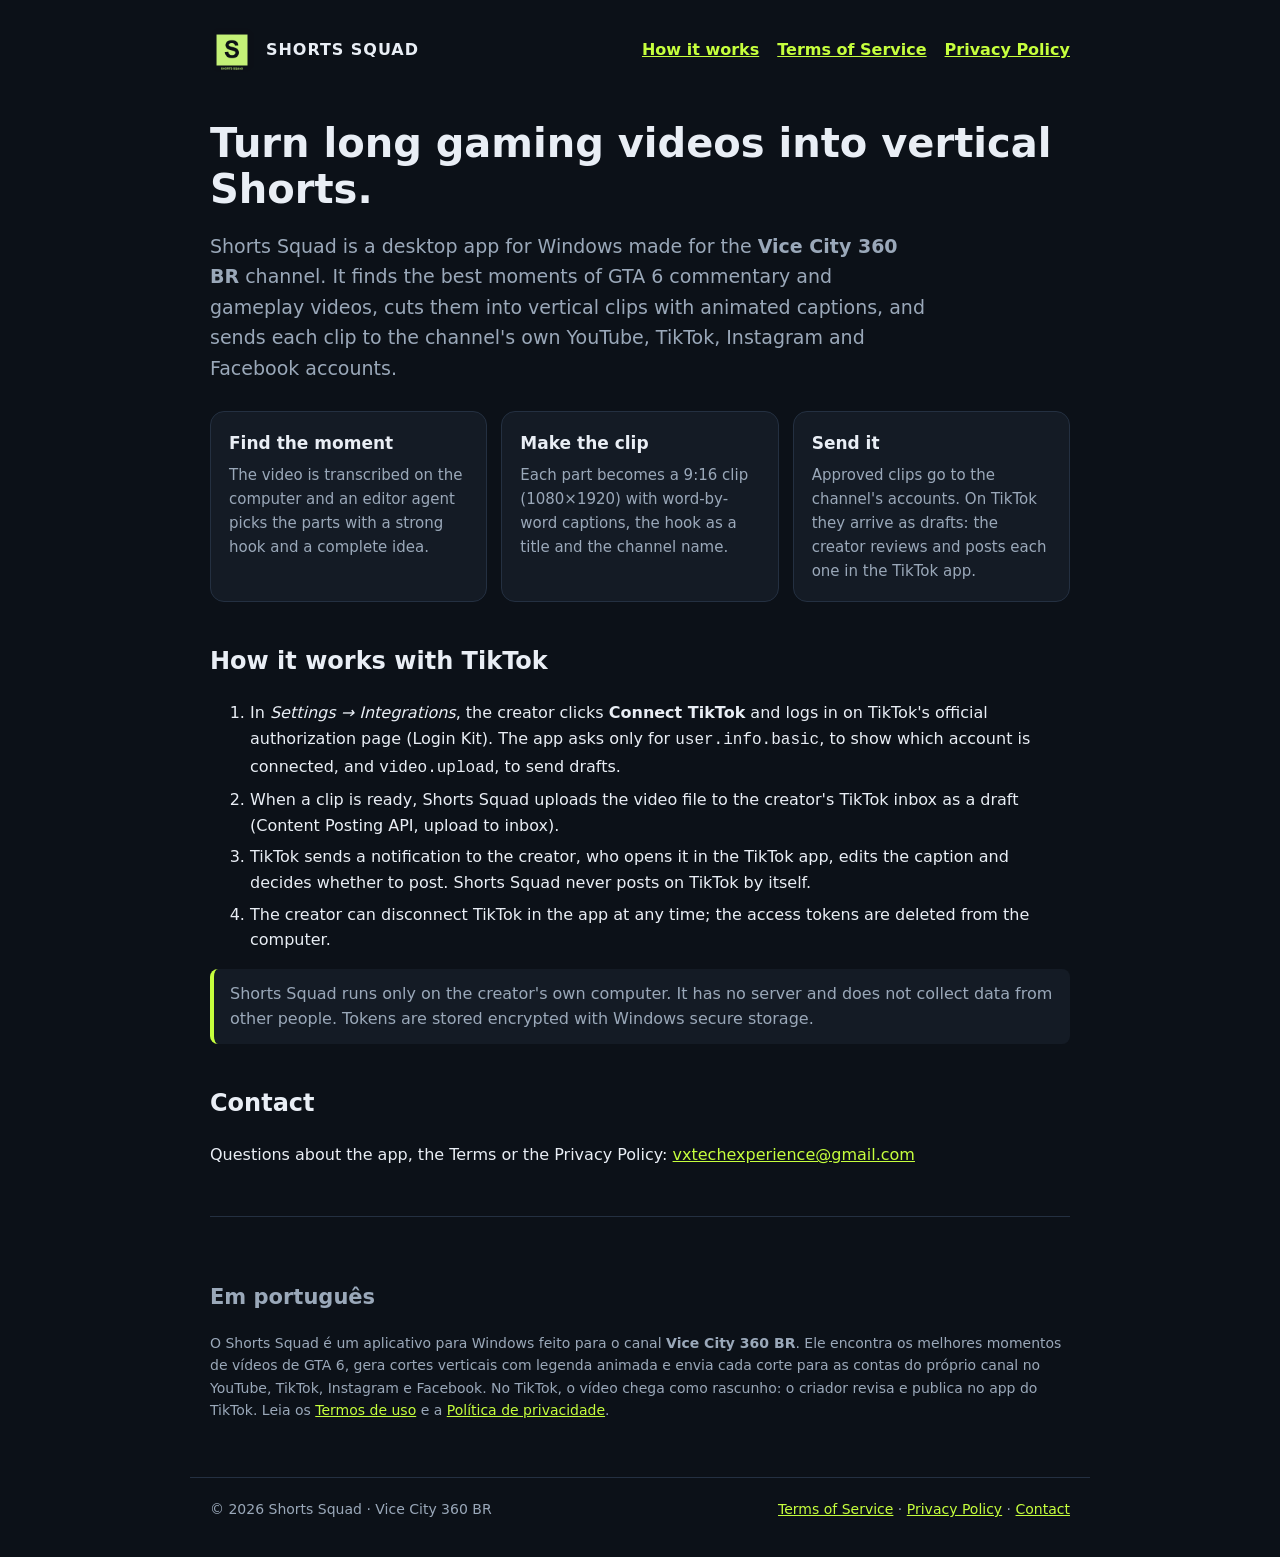
<file: index.html>
<!doctype html>
<html lang="en">
<head>
<meta charset="utf-8">
<meta name="viewport" content="width=device-width, initial-scale=1">
<title>Shorts Squad — vertical clips for the Vice City 360 BR channel</title>
<meta name="description" content="Shorts Squad is a Windows desktop app that turns gaming commentary videos into vertical Shorts and sends them to the channel's own accounts.">
<link rel="icon" href="icon.png">
<link rel="stylesheet" href="style.css">
</head>
<body>
<header>
  <a class="brand" href="./"><img src="icon.png" alt="Shorts Squad icon">SHORTS SQUAD</a>
  <nav><a href="#how-it-works">How it works</a><a href="terms.html">Terms of Service</a><a href="privacy.html">Privacy Policy</a></nav>
</header>
<main>
  <h1>Turn long gaming videos into vertical Shorts.</h1>
  <p class="lead">Shorts Squad is a desktop app for Windows made for the <strong>Vice City 360 BR</strong> channel. It finds the best moments of GTA&nbsp;6 commentary and gameplay videos, cuts them into vertical clips with animated captions, and sends each clip to the channel's own YouTube, TikTok, Instagram and Facebook accounts.</p>

  <div class="cards">
    <div class="card"><h3>Find the moment</h3><p>The video is transcribed on the computer and an editor agent picks the parts with a strong hook and a complete idea.</p></div>
    <div class="card"><h3>Make the clip</h3><p>Each part becomes a 9:16 clip (1080×1920) with word-by-word captions, the hook as a title and the channel name.</p></div>
    <div class="card"><h3>Send it</h3><p>Approved clips go to the channel's accounts. On TikTok they arrive as drafts: the creator reviews and posts each one in the TikTok app.</p></div>
  </div>

  <h2 id="how-it-works">How it works with TikTok</h2>
  <ol>
    <li>In <em>Settings → Integrations</em>, the creator clicks <strong>Connect TikTok</strong> and logs in on TikTok's official authorization page (Login Kit). The app asks only for <code>user.info.basic</code>, to show which account is connected, and <code>video.upload</code>, to send drafts.</li>
    <li>When a clip is ready, Shorts Squad uploads the video file to the creator's TikTok inbox as a draft (Content Posting API, upload to inbox).</li>
    <li>TikTok sends a notification to the creator, who opens it in the TikTok app, edits the caption and decides whether to post. Shorts Squad never posts on TikTok by itself.</li>
    <li>The creator can disconnect TikTok in the app at any time; the access tokens are deleted from the computer.</li>
  </ol>
  <p class="note">Shorts Squad runs only on the creator's own computer. It has no server and does not collect data from other people. Tokens are stored encrypted with Windows secure storage.</p>

  <h2>Contact</h2>
  <p>Questions about the app, the Terms or the Privacy Policy: <a href="mailto:vxtechexperience@gmail.com">vxtechexperience@gmail.com</a></p>

  <section class="lang" lang="pt-BR">
    <h2>Em português</h2>
    <p>O Shorts Squad é um aplicativo para Windows feito para o canal <strong>Vice City 360 BR</strong>. Ele encontra os melhores momentos de vídeos de GTA&nbsp;6, gera cortes verticais com legenda animada e envia cada corte para as contas do próprio canal no YouTube, TikTok, Instagram e Facebook. No TikTok, o vídeo chega como rascunho: o criador revisa e publica no app do TikTok. Leia os <a href="terms.html">Termos de uso</a> e a <a href="privacy.html">Política de privacidade</a>.</p>
  </section>
</main>
<footer>
  <span>© 2026 Shorts Squad · Vice City 360 BR</span>
  <span><a href="terms.html">Terms of Service</a> · <a href="privacy.html">Privacy Policy</a> · <a href="mailto:vxtechexperience@gmail.com">Contact</a></span>
</footer>
</body>
</html>
</file>
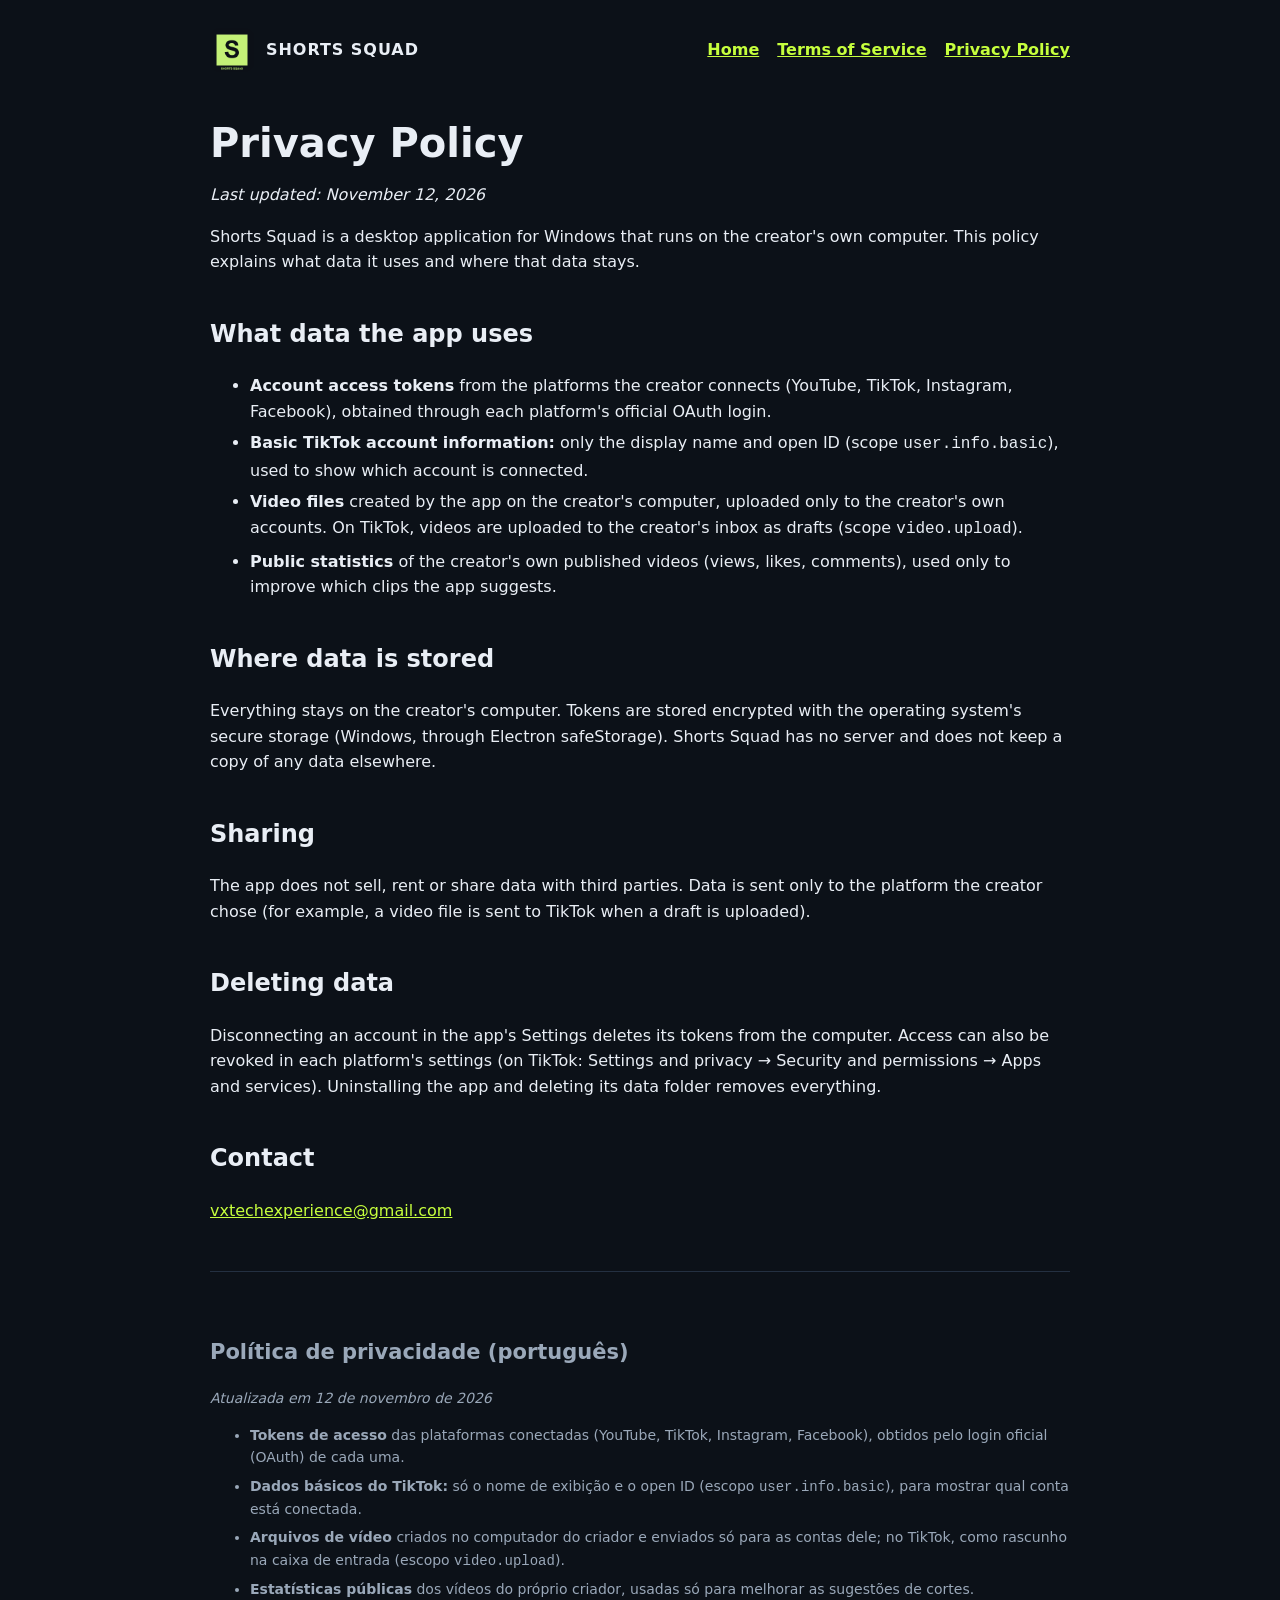
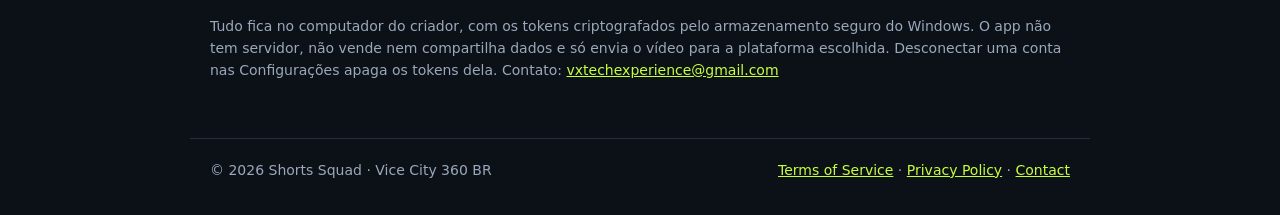
<file: privacy.html>
<!doctype html>
<html lang="en">
<head>
<meta charset="utf-8">
<meta name="viewport" content="width=device-width, initial-scale=1">
<title>Privacy Policy — Shorts Squad</title>
<link rel="icon" href="icon.png">
<link rel="stylesheet" href="style.css">
</head>
<body>
<header>
  <a class="brand" href="./"><img src="icon.png" alt="Shorts Squad icon">SHORTS SQUAD</a>
  <nav><a href="./">Home</a><a href="terms.html">Terms of Service</a><a href="privacy.html">Privacy Policy</a></nav>
</header>
<main>
  <h1>Privacy Policy</h1>
  <p><em>Last updated: November 12, 2026</em></p>
  <p>Shorts Squad is a desktop application for Windows that runs on the creator's own computer. This policy explains what data it uses and where that data stays.</p>

  <h2>What data the app uses</h2>
  <ul>
    <li><strong>Account access tokens</strong> from the platforms the creator connects (YouTube, TikTok, Instagram, Facebook), obtained through each platform's official OAuth login.</li>
    <li><strong>Basic TikTok account information:</strong> only the display name and open ID (scope <code>user.info.basic</code>), used to show which account is connected.</li>
    <li><strong>Video files</strong> created by the app on the creator's computer, uploaded only to the creator's own accounts. On TikTok, videos are uploaded to the creator's inbox as drafts (scope <code>video.upload</code>).</li>
    <li><strong>Public statistics</strong> of the creator's own published videos (views, likes, comments), used only to improve which clips the app suggests.</li>
  </ul>

  <h2>Where data is stored</h2>
  <p>Everything stays on the creator's computer. Tokens are stored encrypted with the operating system's secure storage (Windows, through Electron safeStorage). Shorts Squad has no server and does not keep a copy of any data elsewhere.</p>

  <h2>Sharing</h2>
  <p>The app does not sell, rent or share data with third parties. Data is sent only to the platform the creator chose (for example, a video file is sent to TikTok when a draft is uploaded).</p>

  <h2>Deleting data</h2>
  <p>Disconnecting an account in the app's Settings deletes its tokens from the computer. Access can also be revoked in each platform's settings (on TikTok: Settings and privacy → Security and permissions → Apps and services). Uninstalling the app and deleting its data folder removes everything.</p>

  <h2>Contact</h2>
  <p><a href="mailto:vxtechexperience@gmail.com">vxtechexperience@gmail.com</a></p>

  <section class="lang" lang="pt-BR">
    <h2>Política de privacidade (português)</h2>
    <p><em>Atualizada em 12 de novembro de 2026</em></p>
    <ul>
      <li><strong>Tokens de acesso</strong> das plataformas conectadas (YouTube, TikTok, Instagram, Facebook), obtidos pelo login oficial (OAuth) de cada uma.</li>
      <li><strong>Dados básicos do TikTok:</strong> só o nome de exibição e o open ID (escopo <code>user.info.basic</code>), para mostrar qual conta está conectada.</li>
      <li><strong>Arquivos de vídeo</strong> criados no computador do criador e enviados só para as contas dele; no TikTok, como rascunho na caixa de entrada (escopo <code>video.upload</code>).</li>
      <li><strong>Estatísticas públicas</strong> dos vídeos do próprio criador, usadas só para melhorar as sugestões de cortes.</li>
    </ul>
    <p>Tudo fica no computador do criador, com os tokens criptografados pelo armazenamento seguro do Windows. O app não tem servidor, não vende nem compartilha dados e só envia o vídeo para a plataforma escolhida. Desconectar uma conta nas Configurações apaga os tokens dela. Contato: <a href="mailto:vxtechexperience@gmail.com">vxtechexperience@gmail.com</a></p>
  </section>
</main>
<footer>
  <span>© 2026 Shorts Squad · Vice City 360 BR</span>
  <span><a href="terms.html">Terms of Service</a> · <a href="privacy.html">Privacy Policy</a> · <a href="mailto:vxtechexperience@gmail.com">Contact</a></span>
</footer>
</body>
</html>
</file>
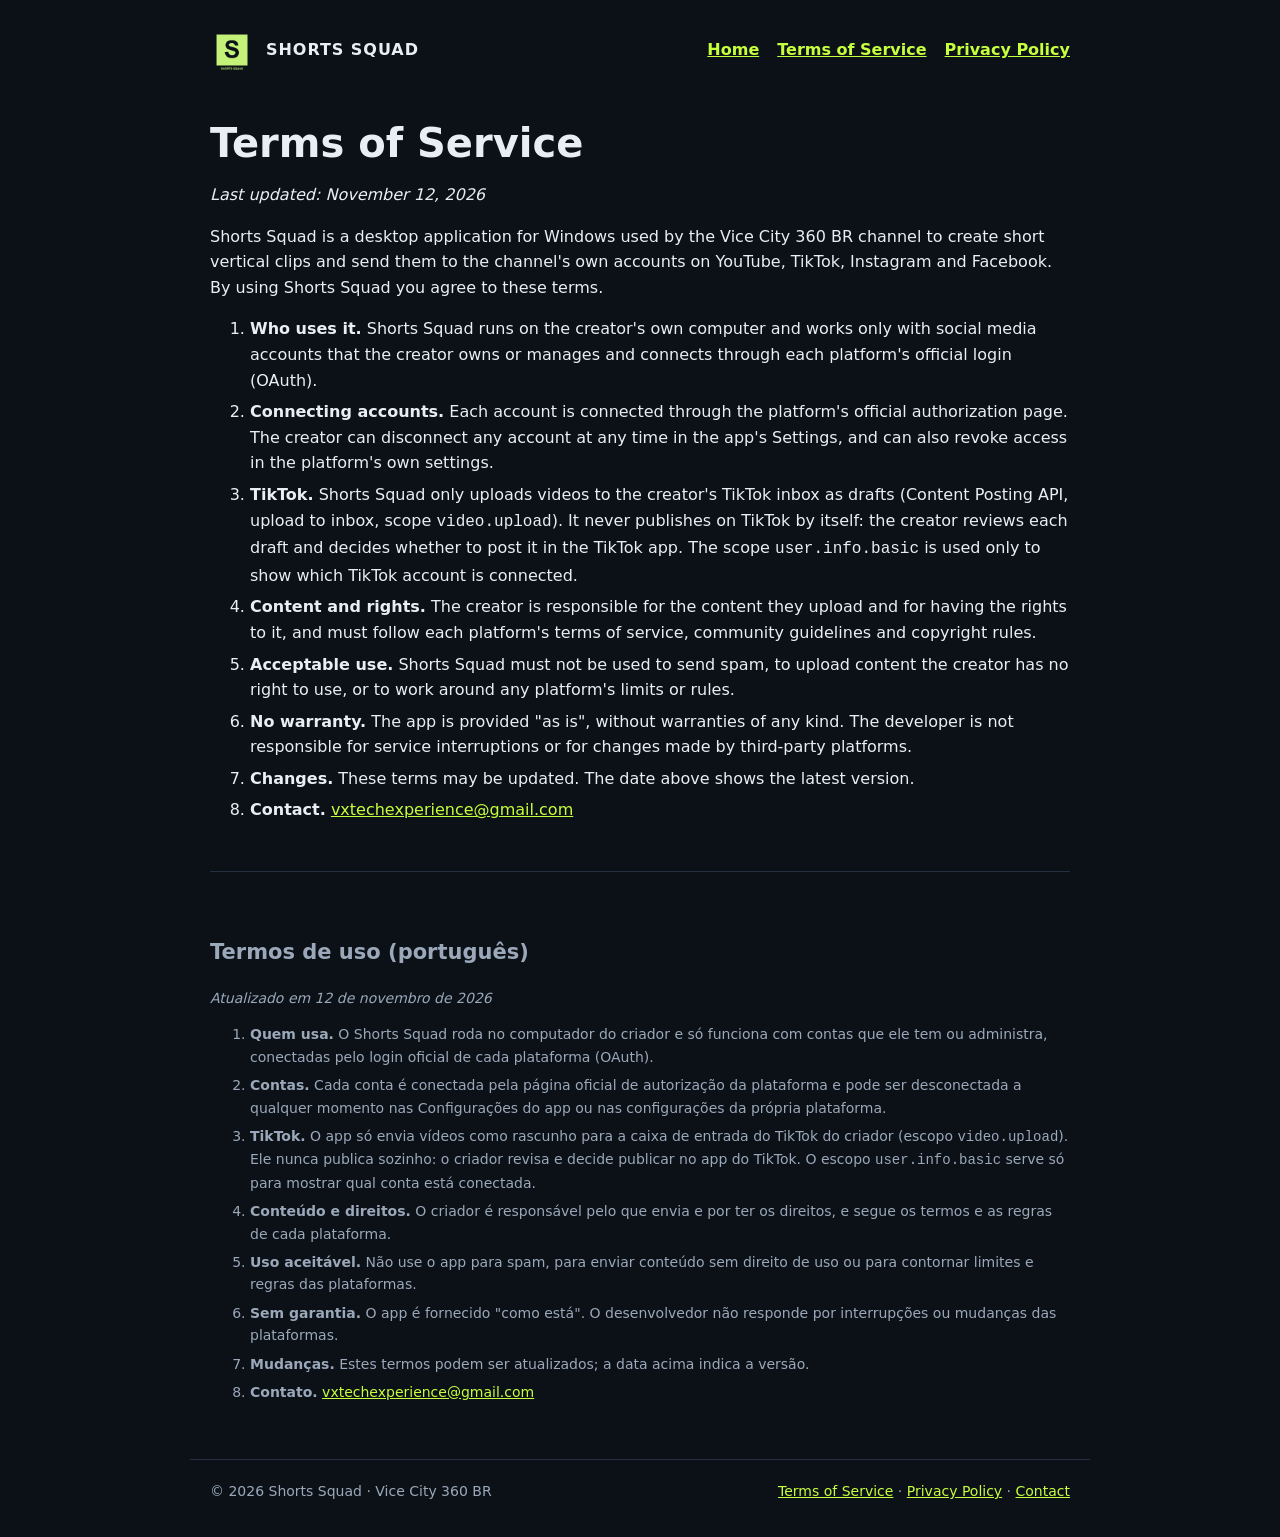
<file: terms.html>
<!doctype html>
<html lang="en">
<head>
<meta charset="utf-8">
<meta name="viewport" content="width=device-width, initial-scale=1">
<title>Terms of Service — Shorts Squad</title>
<link rel="icon" href="icon.png">
<link rel="stylesheet" href="style.css">
</head>
<body>
<header>
  <a class="brand" href="./"><img src="icon.png" alt="Shorts Squad icon">SHORTS SQUAD</a>
  <nav><a href="./">Home</a><a href="terms.html">Terms of Service</a><a href="privacy.html">Privacy Policy</a></nav>
</header>
<main>
  <h1>Terms of Service</h1>
  <p><em>Last updated: November 12, 2026</em></p>
  <p>Shorts Squad is a desktop application for Windows used by the Vice City 360 BR channel to create short vertical clips and send them to the channel's own accounts on YouTube, TikTok, Instagram and Facebook. By using Shorts Squad you agree to these terms.</p>
  <ol>
    <li><strong>Who uses it.</strong> Shorts Squad runs on the creator's own computer and works only with social media accounts that the creator owns or manages and connects through each platform's official login (OAuth).</li>
    <li><strong>Connecting accounts.</strong> Each account is connected through the platform's official authorization page. The creator can disconnect any account at any time in the app's Settings, and can also revoke access in the platform's own settings.</li>
    <li><strong>TikTok.</strong> Shorts Squad only uploads videos to the creator's TikTok inbox as drafts (Content Posting API, upload to inbox, scope <code>video.upload</code>). It never publishes on TikTok by itself: the creator reviews each draft and decides whether to post it in the TikTok app. The scope <code>user.info.basic</code> is used only to show which TikTok account is connected.</li>
    <li><strong>Content and rights.</strong> The creator is responsible for the content they upload and for having the rights to it, and must follow each platform's terms of service, community guidelines and copyright rules.</li>
    <li><strong>Acceptable use.</strong> Shorts Squad must not be used to send spam, to upload content the creator has no right to use, or to work around any platform's limits or rules.</li>
    <li><strong>No warranty.</strong> The app is provided "as is", without warranties of any kind. The developer is not responsible for service interruptions or for changes made by third-party platforms.</li>
    <li><strong>Changes.</strong> These terms may be updated. The date above shows the latest version.</li>
    <li><strong>Contact.</strong> <a href="mailto:vxtechexperience@gmail.com">vxtechexperience@gmail.com</a></li>
  </ol>

  <section class="lang" lang="pt-BR">
    <h2>Termos de uso (português)</h2>
    <p><em>Atualizado em 12 de novembro de 2026</em></p>
    <ol>
      <li><strong>Quem usa.</strong> O Shorts Squad roda no computador do criador e só funciona com contas que ele tem ou administra, conectadas pelo login oficial de cada plataforma (OAuth).</li>
      <li><strong>Contas.</strong> Cada conta é conectada pela página oficial de autorização da plataforma e pode ser desconectada a qualquer momento nas Configurações do app ou nas configurações da própria plataforma.</li>
      <li><strong>TikTok.</strong> O app só envia vídeos como rascunho para a caixa de entrada do TikTok do criador (escopo <code>video.upload</code>). Ele nunca publica sozinho: o criador revisa e decide publicar no app do TikTok. O escopo <code>user.info.basic</code> serve só para mostrar qual conta está conectada.</li>
      <li><strong>Conteúdo e direitos.</strong> O criador é responsável pelo que envia e por ter os direitos, e segue os termos e as regras de cada plataforma.</li>
      <li><strong>Uso aceitável.</strong> Não use o app para spam, para enviar conteúdo sem direito de uso ou para contornar limites e regras das plataformas.</li>
      <li><strong>Sem garantia.</strong> O app é fornecido "como está". O desenvolvedor não responde por interrupções ou mudanças das plataformas.</li>
      <li><strong>Mudanças.</strong> Estes termos podem ser atualizados; a data acima indica a versão.</li>
      <li><strong>Contato.</strong> <a href="mailto:vxtechexperience@gmail.com">vxtechexperience@gmail.com</a></li>
    </ol>
  </section>
</main>
<footer>
  <span>© 2026 Shorts Squad · Vice City 360 BR</span>
  <span><a href="terms.html">Terms of Service</a> · <a href="privacy.html">Privacy Policy</a> · <a href="mailto:vxtechexperience@gmail.com">Contact</a></span>
</footer>
</body>
</html>
</file>
<file: style.css>
:root{--bg:#0c1118;--panel:#141b25;--line:#243041;--text:#e9eef5;--muted:#9aa8b9;--lime:#c6ff3d}
*{box-sizing:border-box}
body{margin:0;background:var(--bg);color:var(--text);font:16px/1.6 system-ui,-apple-system,"Segoe UI",Roboto,sans-serif}
a{color:var(--lime)}
header,main,footer{max-width:900px;margin:0 auto;padding:0 20px}
header{display:flex;align-items:center;justify-content:space-between;gap:16px;flex-wrap:wrap;padding-top:28px;padding-bottom:12px}
.brand{display:flex;align-items:center;gap:12px;text-decoration:none;color:var(--text);font-weight:800;letter-spacing:.06em}
.brand img{width:44px;height:44px;border-radius:10px}
nav{display:flex;gap:18px;flex-wrap:wrap;font-weight:600}
h1{font-size:40px;line-height:1.15;margin:36px 0 12px}
h2{margin-top:40px}
.lead{font-size:19px;color:var(--muted);max-width:720px}
.cards{display:grid;grid-template-columns:repeat(auto-fit,minmax(240px,1fr));gap:14px;margin:28px 0}
.card{background:var(--panel);border:1px solid var(--line);border-radius:14px;padding:18px}
.card h3{margin:0 0 6px;font-size:17px}
.card p{margin:0;color:var(--muted);font-size:15px}
ol li,ul li{margin:6px 0}
.note{background:var(--panel);border-left:4px solid var(--lime);padding:12px 16px;border-radius:8px;color:var(--muted)}
footer{border-top:1px solid var(--line);margin-top:56px;padding-top:20px;padding-bottom:40px;color:var(--muted);font-size:14px;display:flex;gap:18px;flex-wrap:wrap;justify-content:space-between}
.lang{color:var(--muted);font-size:14px;margin-top:48px;border-top:1px solid var(--line);padding-top:24px}
</file>
